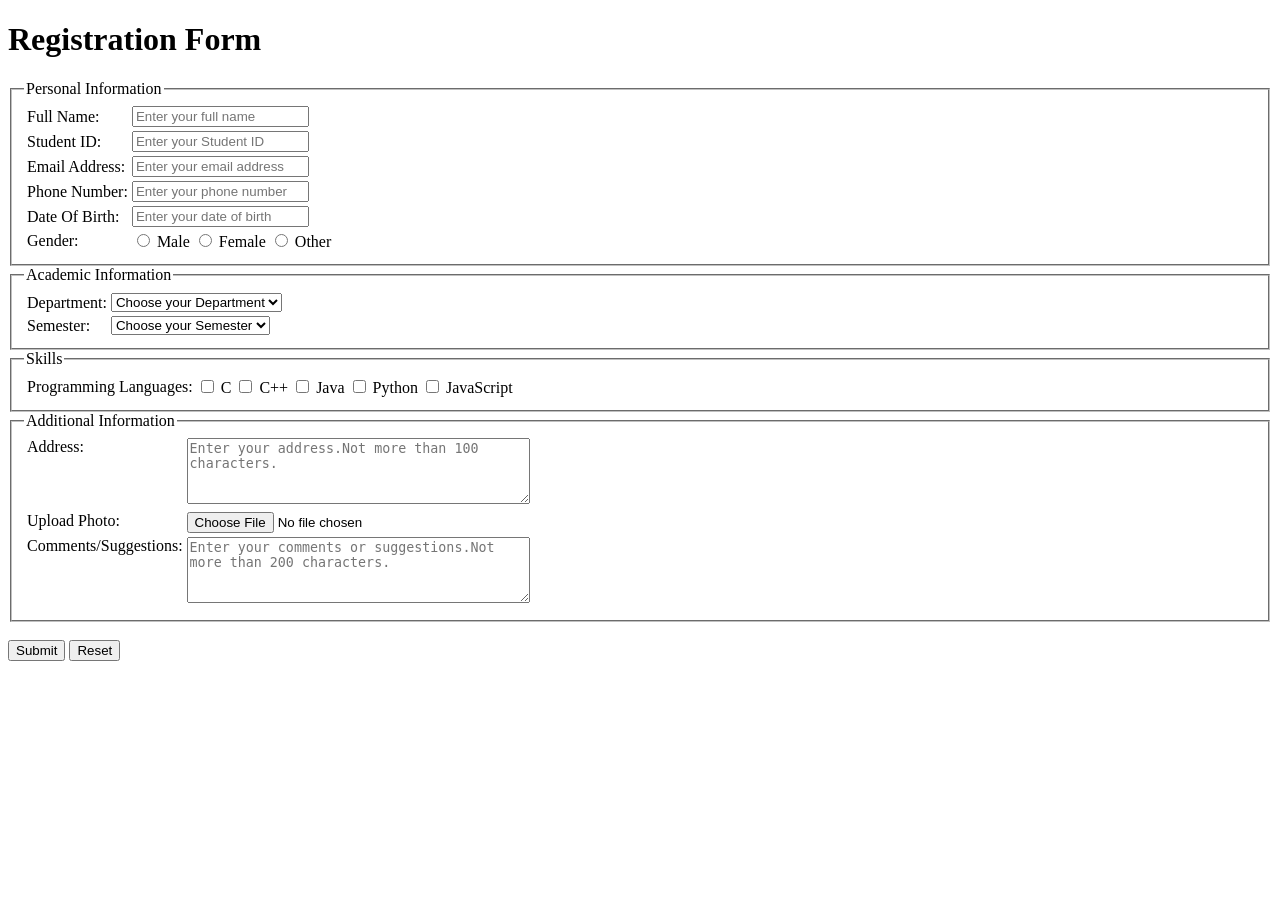
<file: 23-533665-3lab_2task1/index.html>
<!DOCTYPE html>
<html lang="en">
<head>
    <meta charset="UTF-8">
    <meta name="viewport" content="width=device-width, initial-scale=1.0">
    <title>Creating a Student Registration Form Using HTML</title>
</head>
<body>
    <h1>Registration Form</h1>
    <form action="#" method="post">
        <fieldset>
            <legend>Personal Information</legend>

            <table>
                <tr>
                    <td><label for="fname">Full Name:</label></td>
                    <td><input type="text" name="fname" id="fname" placeholder="Enter your full name" required></td>
                </tr>
                <tr>
                    <td><label for="SID">Student ID:</label></td>
                    <td><input type="text" name="SID" id="SID" placeholder="Enter your Student ID" required></td>
                </tr>
                <tr>
                    <td><label for="email">Email Address:</label></td>
                    <td><input type="text" name="email" id="email" placeholder="Enter your email address" required></td>
                </tr>
                <tr>
                    <td><label for="PhnNum">Phone Number:</label></td>
                    <td><input type="text" name="PhnNum" id="PhnNum" placeholder="Enter your phone number" required></td>
                </tr>
                <tr>
                    <td><label for="DOB">Date Of Birth:</label></td>
                    <td><input type="text" name="DOB" id="DOB" placeholder="Enter your date of birth" required></td>
                </tr>
                <tr>
                    <td><label>Gender:</label></td>
                    <td>
                        <input type="radio" id="male" name="gender" value="male"/>
                        <label for="male">Male</label>

                        <input type="radio" id="female" name="gender" value="female"/>
                        <label for="female">Female</label>

                        <input type="radio" id="other" name="gender" value="other"/>
                        <label for="other">Other</label>
                    </td>
                </tr>
            </table>
        </fieldset>

        <fieldset>
            <legend>Academic Information</legend>

            <table>
                <tr>
                    <td><label for="Department">Department:</label></td>
                    <td>
                        <select id="Department" name="Department">
                            <option value="Choose your Department" selected>Choose your Department</option>
                            <option value="CSE">CSE</option>
                            <option value="EEE">EEE</option>
                            <option value="BBA">BBA</option>
                            <option value="English">English</option>
                            <option value="Civil Engineering">Civil Engineering</option>
                        </select>
                    </td>
                </tr>
                <tr>
                    <td><label for="Semester">Semester:</label></td>
                    <td>
                        <select id="Semester" name="Semester">
                            <option value="Choose your Semester" selected>Choose your Semester</option>
                            <option value="1st Semester">1st Semester</option>
                            <option value="2nd Semester">2nd Semester</option>
                            <option value="3rd Semester">3rd Semester</option>
                            <option value="4th Semester">4th Semester</option>
                            <option value="5th Semester">5th Semester</option>
                            <option value="6th Semester">6th Semester</option>
                            <option value="7th Semester">7th Semester</option>
                            <option value="8th Semester">8th Semester</option>
                        </select>
                    </td>
                </tr>
            </table>
        </fieldset>

        <fieldset>
            <legend>Skills</legend>

            <table>
                <tr>
                    <td><label>Programming Languages:</label></td>
                    <td>
                        <input type="checkbox" id="C" name="Languages" value="C">
                        <label for="C">C</label>

                        <input type="checkbox" id="Cplus" name="Languages" value="C++">
                        <label for="Cplus">C++</label>

                        <input type="checkbox" id="Java" name="Languages" value="Java">
                        <label for="Java">Java</label>

                        <input type="checkbox" id="Python" name="Languages" value="Python">
                        <label for="Python">Python</label>

                        <input type="checkbox" id="JavaScript" name="Languages" value="JavaScript">
                        <label for="JavaScript">JavaScript</label>
                    </td>
                </tr>
            </table>
        </fieldset>

        <fieldset>
            <legend>Additional Information</legend>

            <table>
                <tr>
                    <td valign="top"><label for="address">Address:</label></td>
                    <td><textarea id="address" name="address" rows="4" cols="40" placeholder="Enter your address.Not more than 100 characters."></textarea></td>
                </tr>
                <tr>
                    <td valign="top"><label for="photo">Upload Photo:</label></td>
                    <td><input type="file" id="photo" name="photo"></td>
                </tr>
                <tr>
                    <td valign="top"><label for="comment">Comments/Suggestions:</label></td>
                    <td><textarea id="comment" name="comment" rows="4" cols="40" placeholder="Enter your comments or suggestions.Not more than 200 characters."></textarea></td>
                </tr>
            </table>
        </fieldset>

        <br>
        <input type="submit" value="Submit">
        <input type="reset" value="Reset">
    </form>
</body>
</html>
</file>
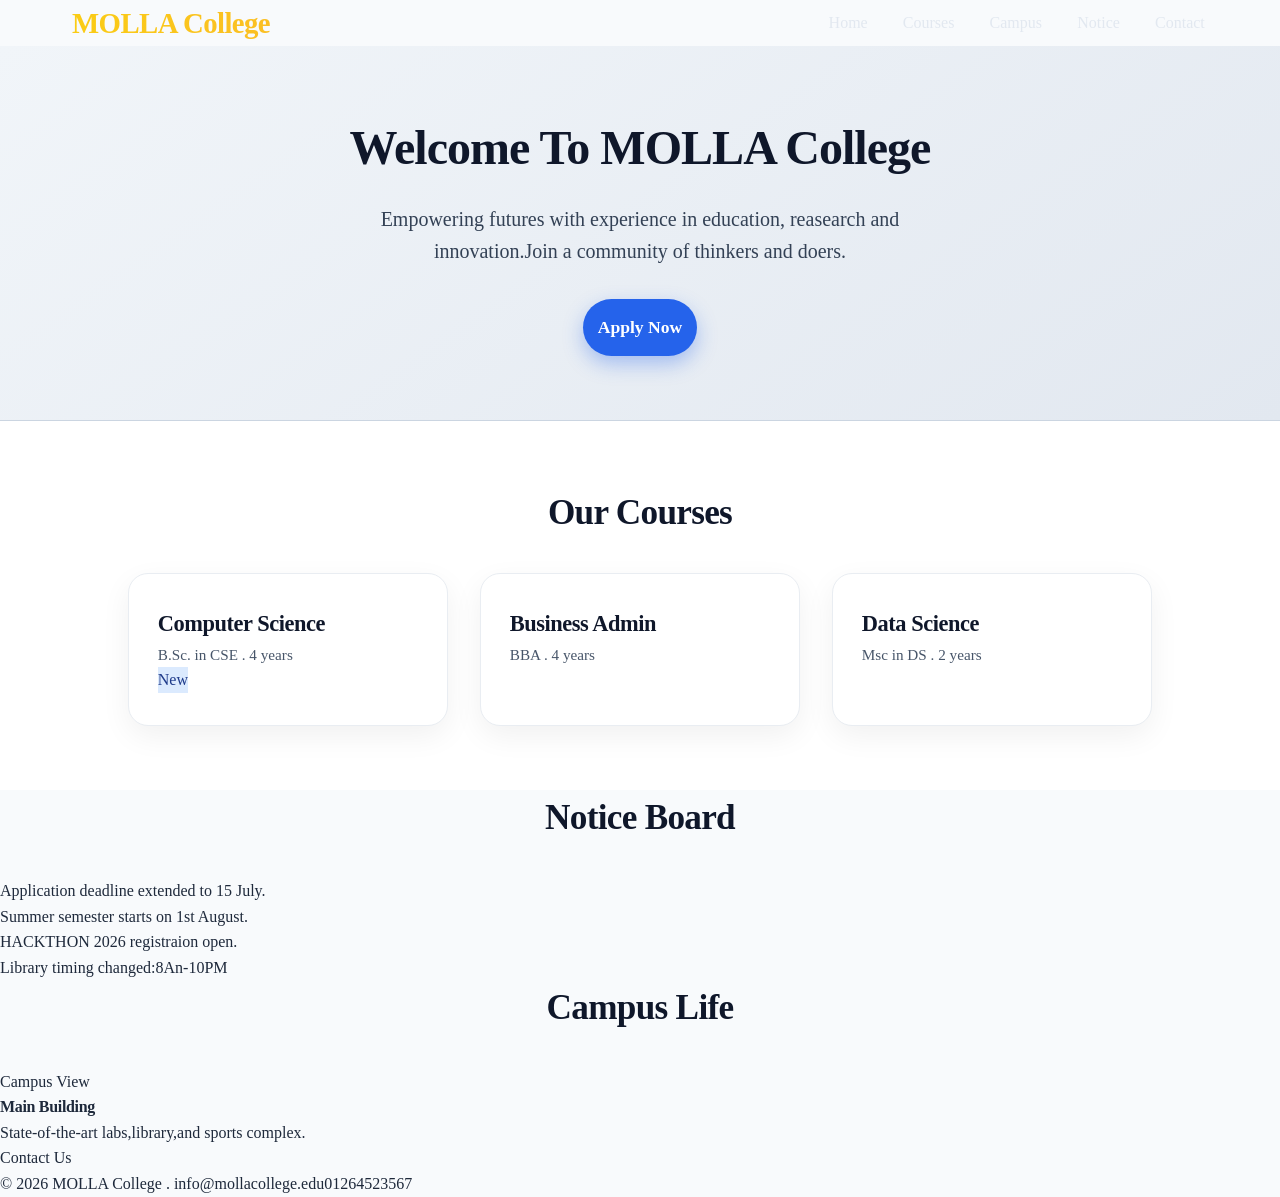
<file: nur/index.html>
<!DOCTYPE html>
<html lang="en">
<head>
    <meta charset="UTF-8">
    <meta name="viewport" content="width=device-width, initial-scale=1.0">
    <title>MOLLA COLLEGE . Home</title>
    <link rel="stylesheet" href="style.css">
</head>
<body>
    <header class="main header">
        <div class="header-container">
            <h1 class="College-name">MOLLA College</h1>
            <nav class="nav-menu">
                <ul>
                    <li><a href="#">Home</a></li>
                    <li><a href="#">Courses</a></li>
                    <li><a href="#">Campus</a></li>
                    <li><a href="#">Notice</a></li>
                    <li><a href="#">Contact</a></li>
                </ul>
            </nav>
        </div>
    </header>

    <Section class="welcome-section">
        <div class="welcome-content">
            <h2>Welcome To MOLLA College</h2>
            <p>Empowering futures with experience in education, reasearch and innovation.Join a community of thinkers and doers.</p>
            <a href="#" class="apply-btn">Apply Now</a>
        </div>
    </Section>

    <section class="courses-section">
        <h2 class="section-tittle">Our Courses</h2>
        <div class="course-cards">
            <article class="course-card">
                <h3>Computer Science</h3>
                <p>B.Sc. in CSE . 4 years</p>
                <span class="badge new-badge">New</span>
            </article>
            <article class="course-card">
                <h3>Business Admin</h3>
                <p>BBA . 4 years</p>
            </article>
            <article class="course-card">
                <h3>Data Science</h3>
                <p>Msc in DS . 2 years</p>
            </article>
        </div>
    </section>

    <section class="notice-section">
        <h2 class="section-tittle">Notice Board</h2>
        <div class="notice board">
            <p>Application deadline extended to 15 July.</p>
            <p>Summer semester starts on 1st August.</p>
            <p>HACKTHON 2026 registraion open.</p>
            <p>Library timing changed:8An-10PM</p>
        </div>
    </section>

    <section class="campus-section">
        <h2 class="section-tittle">Campus Life</h2>
        <div class="campus-container">
            <div class="campus-image">
                <div class="img-placeholder">Campus View</div>
                <div class="info-Box">
                    <h4>Main Building</h4>
                    <p>State-of-the-art labs,library,and sports complex.</p>
                </div>
            </div>
        </div>
    </section>

    <a href="#" class="contact-fixed">Contact Us</a>

    <footer class="main-footer">
        <div class="footer-cotent">
            <p>&copy; 2026 MOLLA College . <span class="footer-email">info@mollacollege.edu</span>01264523567</p>
        </div>
    </footer>


</body>
</html>
</file>
<file: nur/style.css>
*{
    margin: 0;
    padding: 0;
    box-sizing: border-box;

}

body{
    background-color: #f8fafc;
    color: #1e293b;
    line-height: 1.6;
}

h1,h2,h3,h4{
    font-weight: 600;
    letter-spacing: -0.02em;
}

a{
    text-decoration: none;
    color: inherit;
}

ul{
    list-style: none;
}

.main-header{
    background: linear-gradient(135deg,#000f172a 0%, #1e293b 100%);
    color: #f1f5f9;
    padding: 1rem o;
    position: sticky;
    top: 0;
    z-index: 100;
    box-shadow: 0 4px 20px rgba(0, 0, 0, alpha0.3);
}

.header-container{
    max-width: 1200px;
    margin: 0 auto;
    padding: 0 2rem;
    display: flex;
    justify-content: space-between;
    align-items: center;
    flex-wrap: wrap;
}

.College-name{
    font-size: 1.8rem;
    font-weight: 700;
    background: linear-gradient(to right , #facc15, #fbbf24);
    -webkit-background-clip: text;
    -webkit-text-fill-color: transparent;
    background-clip: text;
    letter-spacing: -0.02em;
}

.nav-menu ul{
    display: flex;
    gap: 1.8rem;
}

.nav-menu a{
    font-weight: 500;
    font-size: 1rem;
    padding: 0.5rem 0.2rem;
    border-bottom: 2px solid transparent;
    transition: all 0.3s ease;
    color: #e2e8f0;
}

.nav-menu a:hover{
    color: #facc15;
    border-bottom-color: #facc15;
}

.welcome-section{
    background: linear-gradient(145deg, #f1f5f9 0%,#e2e8f0 100%);
    padding: 4rem 2rem;
    text-align: center;
    border-bottom: 1px solid #cbd5e1;
}

.welcome-content{
    max-width: 800px;
    margin: 0 auto;
}

.welcome-content h2{
    font-size: 3rem;
    margin-bottom: 1rem;
    color: #0f172a;
}

.welcome-content p{
    font-size: 1.25rem;
    color: #334155;
    margin-bottom: 2rem;
    max-width: 600px;
    margin-left: auto;
    margin-right: auto;
}

.apply-btn{
    display: inline-block;
    background: #2563eb;
    color: #ffffff;
    padding: 0.9rem;
    border-radius: 40px;
    font-weight: 600;
    font-size: 1.1rem;
    transition: all o.3s ease;
    box-shadow: 0 8px 20px rgba(37, 99, 235, 0.35);
    border: none;
    cursor: pointer;
}

.apply-btn:hover{
    background: #1d4ed8;
    transform: translateY(-3px);
    box-shadow: 0 12px 28px rgba(37, 99, 235, 0.45);
}

.section-tittle{
    font-size: 2.2rem;
    text-align: center;
    margin-bottom: 2rem;
    color: #0f172a;
    position: relative;
}

.section-tittle ::after{
    content: '';
    display: block;
    width: 70px;
    height: 4px;
    background: linear-gradient(90deg, #2563eb, #7c3aed);
    margin:  0.5rem auto 0;
    border-radius: 4px;
}

.courses-section{
    padding: 4rem 2rem;
    background: #ffffff;
}

.course-cards{
    max-width: 1100px;
    margin: 0 auto;
    display: flex;
    flex-wrap: wrap;
    gap: 2rem;
    justify-content: center;
}

.course-card{
    background: #ffffff;
    border-radius: 20px;
    padding: 2rem 1.8rem;
    flex: 1 1 260px;
    max-width: 320px;
    box-shadow: 0 10px 30px rgba(0, 0, 0, 0.06);
    border: 1px solid #e9edf2;
    transition: all 0.3s ease;
    position: relative;
    display: inline-block;
    vertical-align: top;
}
.course-card:hover{
    transform: translateY(-6px);
    box-shadow: 0 20px 40px rgba(0, 0, 0, 0.1);
    border-color: #b9c7db;
}

.course-card h3{
    font-size: 1.4rem;
    color: #0f172a;
    margin-bottom: 0.05rem;
}

.course-card p{
    color: #475569;
    font-size: 0.95rem;
}

.badge{
    display: inline-block;
    background: #dbeafe;
    color: #1e3a8a;
}
</file>
